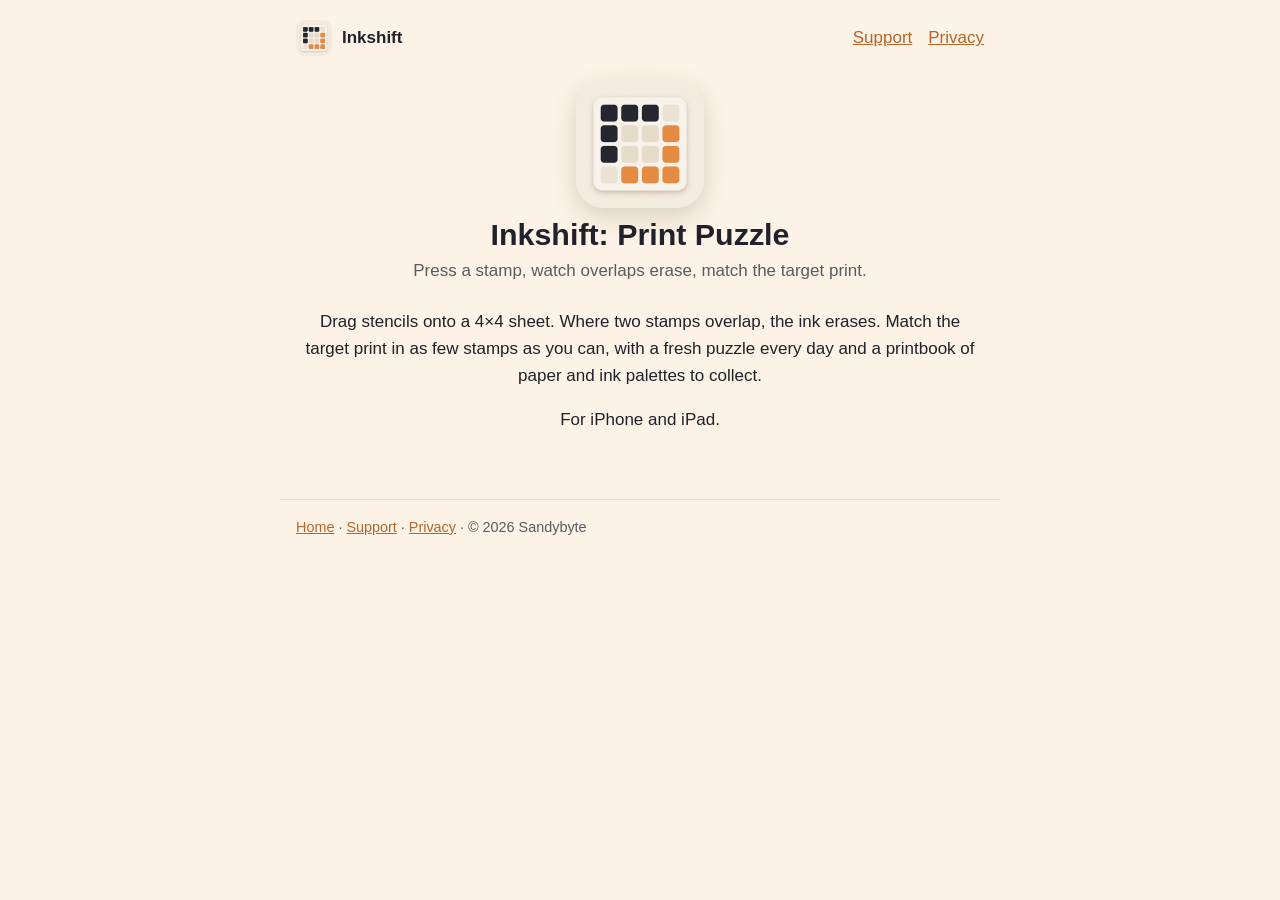
<file: index.html>
<!doctype html>
<html lang="en-GB">
<head>
<meta charset="utf-8">
<meta name="viewport" content="width=device-width, initial-scale=1">
<title>Inkshift: Print Puzzle</title>
<meta name="description" content="Inkshift is a tactile print puzzle for iPhone and iPad by Sandybyte.">
<link rel="icon" href="mark.png">
<link rel="stylesheet" href="style.css">
</head>
<body>
<header><a class="brand" href="./"><img src="mark.png" alt=""><span>Inkshift</span></a><nav aria-label="Main navigation"><a href="support/">Support</a><a href="privacy/">Privacy</a></nav></header>
<main id="main" class="hero">
  <img src="mark.png" alt="Inkshift app icon">
  <h1>Inkshift: Print Puzzle</h1>
  <p class="lead">Press a stamp, watch overlaps erase, match the target print.</p>
  <p>Drag stencils onto a 4×4 sheet. Where two stamps overlap, the ink erases. Match the target print in as few stamps as you can, with a fresh puzzle every day and a printbook of paper and ink palettes to collect.</p>
  <p>For iPhone and iPad.</p>
</main>
<footer><a href="./">Home</a> · <a href="support/">Support</a> · <a href="privacy/">Privacy</a> · © 2026 Sandybyte</footer>
</body>
</html>
</file>
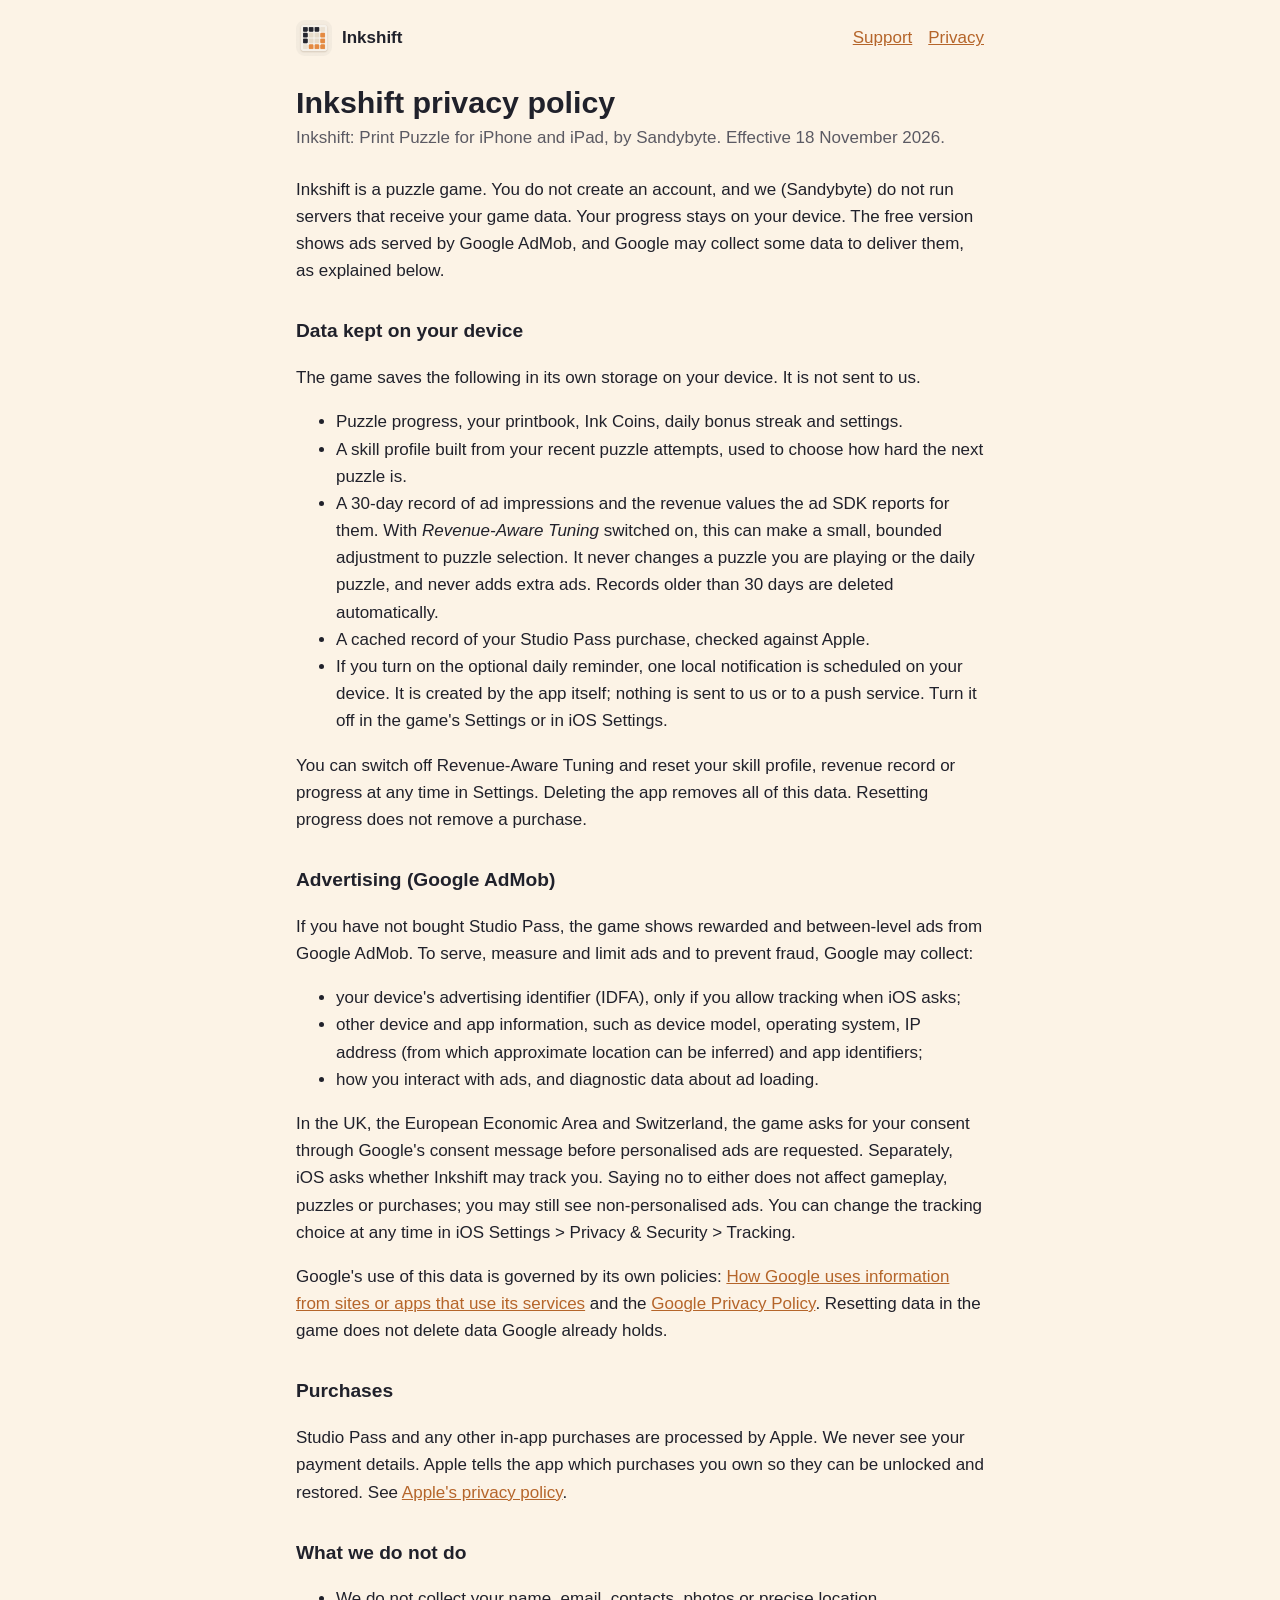
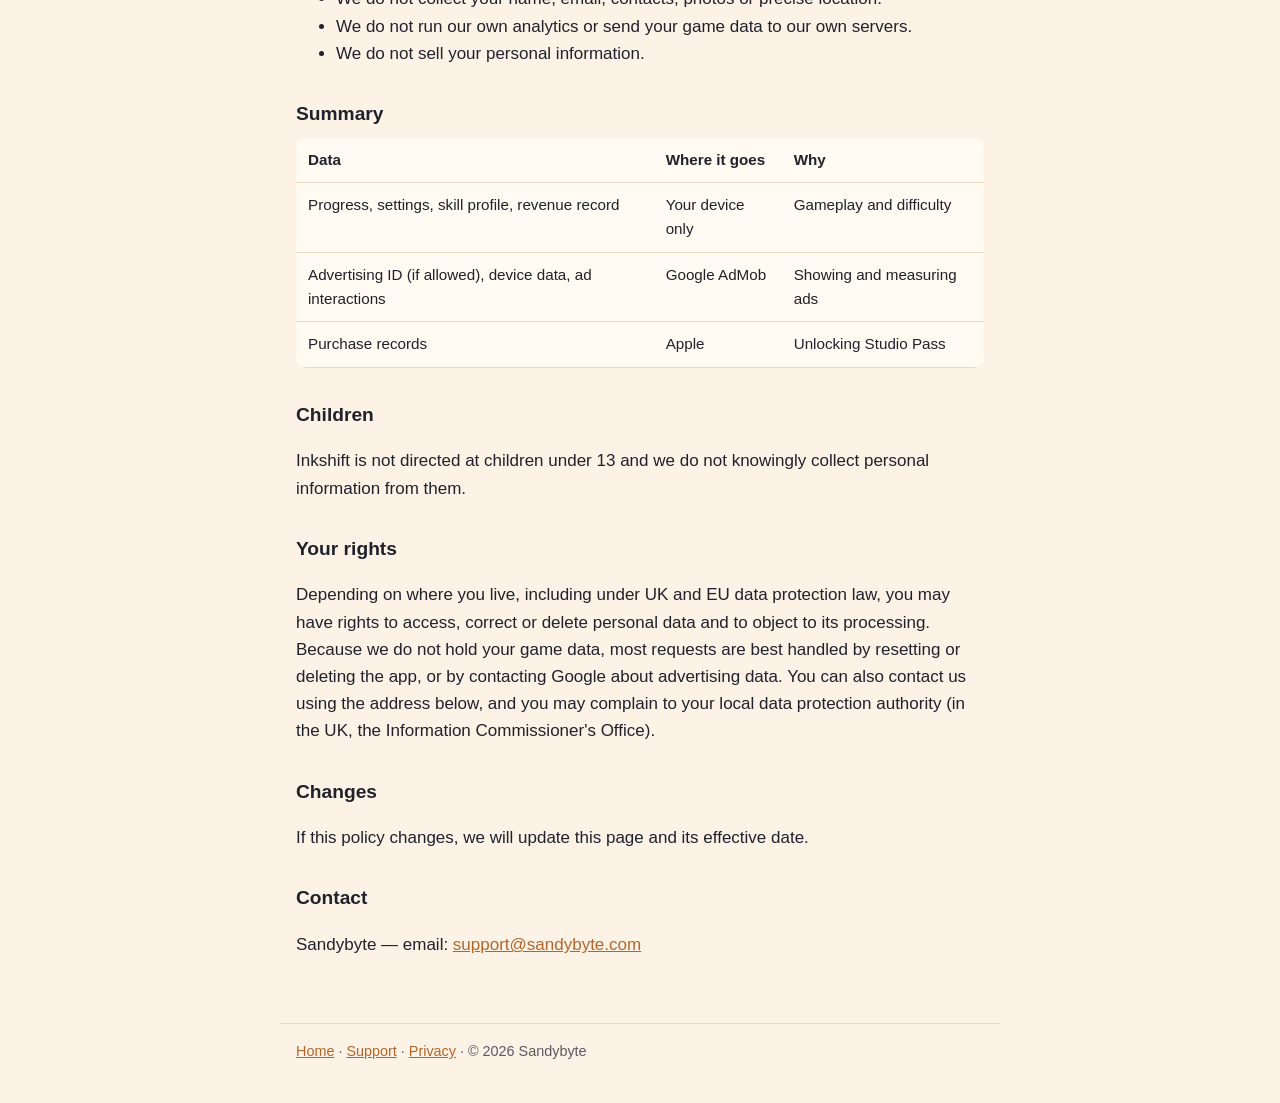
<file: privacy/index.html>
<!doctype html>
<html lang="en-GB">
<head>
<meta charset="utf-8">
<meta name="viewport" content="width=device-width, initial-scale=1">
<title>Inkshift Privacy Policy</title>
<meta name="description" content="How Inkshift: Print Puzzle by Sandybyte handles your data.">
<link rel="icon" href="../mark.png">
<link rel="stylesheet" href="../style.css">
</head>
<body>
<header><a class="brand" href="../"><img src="../mark.png" alt=""><span>Inkshift</span></a><nav aria-label="Main navigation"><a href="../support/">Support</a><a href="./">Privacy</a></nav></header>
<main id="main">
  <h1>Inkshift privacy policy</h1>
  <p class="meta">Inkshift: Print Puzzle for iPhone and iPad, by Sandybyte. Effective 18 November 2026.</p>

  <p>Inkshift is a puzzle game. You do not create an account, and we (Sandybyte) do not run servers that receive your game data. Your progress stays on your device. The free version shows ads served by Google AdMob, and Google may collect some data to deliver them, as explained below.</p>

  <h2>Data kept on your device</h2>
  <p>The game saves the following in its own storage on your device. It is not sent to us.</p>
  <ul>
    <li>Puzzle progress, your printbook, Ink Coins, daily bonus streak and settings.</li>
    <li>A skill profile built from your recent puzzle attempts, used to choose how hard the next puzzle is.</li>
    <li>A 30-day record of ad impressions and the revenue values the ad SDK reports for them. With <em>Revenue-Aware Tuning</em> switched on, this can make a small, bounded adjustment to puzzle selection. It never changes a puzzle you are playing or the daily puzzle, and never adds extra ads. Records older than 30 days are deleted automatically.</li>
    <li>A cached record of your Studio Pass purchase, checked against Apple.</li>
    <li>If you turn on the optional daily reminder, one local notification is scheduled on your device. It is created by the app itself; nothing is sent to us or to a push service. Turn it off in the game's Settings or in iOS Settings.</li>
  </ul>
  <p>You can switch off Revenue-Aware Tuning and reset your skill profile, revenue record or progress at any time in Settings. Deleting the app removes all of this data. Resetting progress does not remove a purchase.</p>

  <h2>Advertising (Google AdMob)</h2>
  <p>If you have not bought Studio Pass, the game shows rewarded and between-level ads from Google AdMob. To serve, measure and limit ads and to prevent fraud, Google may collect:</p>
  <ul>
    <li>your device's advertising identifier (IDFA), only if you allow tracking when iOS asks;</li>
    <li>other device and app information, such as device model, operating system, IP address (from which approximate location can be inferred) and app identifiers;</li>
    <li>how you interact with ads, and diagnostic data about ad loading.</li>
  </ul>
  <p>In the UK, the European Economic Area and Switzerland, the game asks for your consent through Google's consent message before personalised ads are requested. Separately, iOS asks whether Inkshift may track you. Saying no to either does not affect gameplay, puzzles or purchases; you may still see non-personalised ads. You can change the tracking choice at any time in iOS Settings &gt; Privacy &amp; Security &gt; Tracking.</p>
  <p>Google's use of this data is governed by its own policies: <a href="https://policies.google.com/technologies/partner-sites">How Google uses information from sites or apps that use its services</a> and the <a href="https://policies.google.com/privacy">Google Privacy Policy</a>. Resetting data in the game does not delete data Google already holds.</p>

  <h2>Purchases</h2>
  <p>Studio Pass and any other in-app purchases are processed by Apple. We never see your payment details. Apple tells the app which purchases you own so they can be unlocked and restored. See <a href="https://www.apple.com/legal/privacy/">Apple's privacy policy</a>.</p>

  <h2>What we do not do</h2>
  <ul>
    <li>We do not collect your name, email, contacts, photos or precise location.</li>
    <li>We do not run our own analytics or send your game data to our own servers.</li>
    <li>We do not sell your personal information.</li>
  </ul>

  <h2>Summary</h2>
  <div class="table-wrap">
  <table>
    <tr><th>Data</th><th>Where it goes</th><th>Why</th></tr>
    <tr><td>Progress, settings, skill profile, revenue record</td><td>Your device only</td><td>Gameplay and difficulty</td></tr>
    <tr><td>Advertising ID (if allowed), device data, ad interactions</td><td>Google AdMob</td><td>Showing and measuring ads</td></tr>
    <tr><td>Purchase records</td><td>Apple</td><td>Unlocking Studio Pass</td></tr>
  </table>
  </div>

  <h2>Children</h2>
  <p>Inkshift is not directed at children under 13 and we do not knowingly collect personal information from them.</p>

  <h2>Your rights</h2>
  <p>Depending on where you live, including under UK and EU data protection law, you may have rights to access, correct or delete personal data and to object to its processing. Because we do not hold your game data, most requests are best handled by resetting or deleting the app, or by contacting Google about advertising data. You can also contact us using the address below, and you may complain to your local data protection authority (in the UK, the Information Commissioner's Office).</p>

  <h2>Changes</h2>
  <p>If this policy changes, we will update this page and its effective date.</p>

  <h2>Contact</h2>
  <p>Sandybyte — email: <a href="mailto:support@sandybyte.com?subject=Inkshift%20privacy">support@sandybyte.com</a></p>
</main>
<footer><a href="../">Home</a> · <a href="../support/">Support</a> · <a href="./">Privacy</a> · © 2026 Sandybyte</footer>
</body>
</html>
</file>
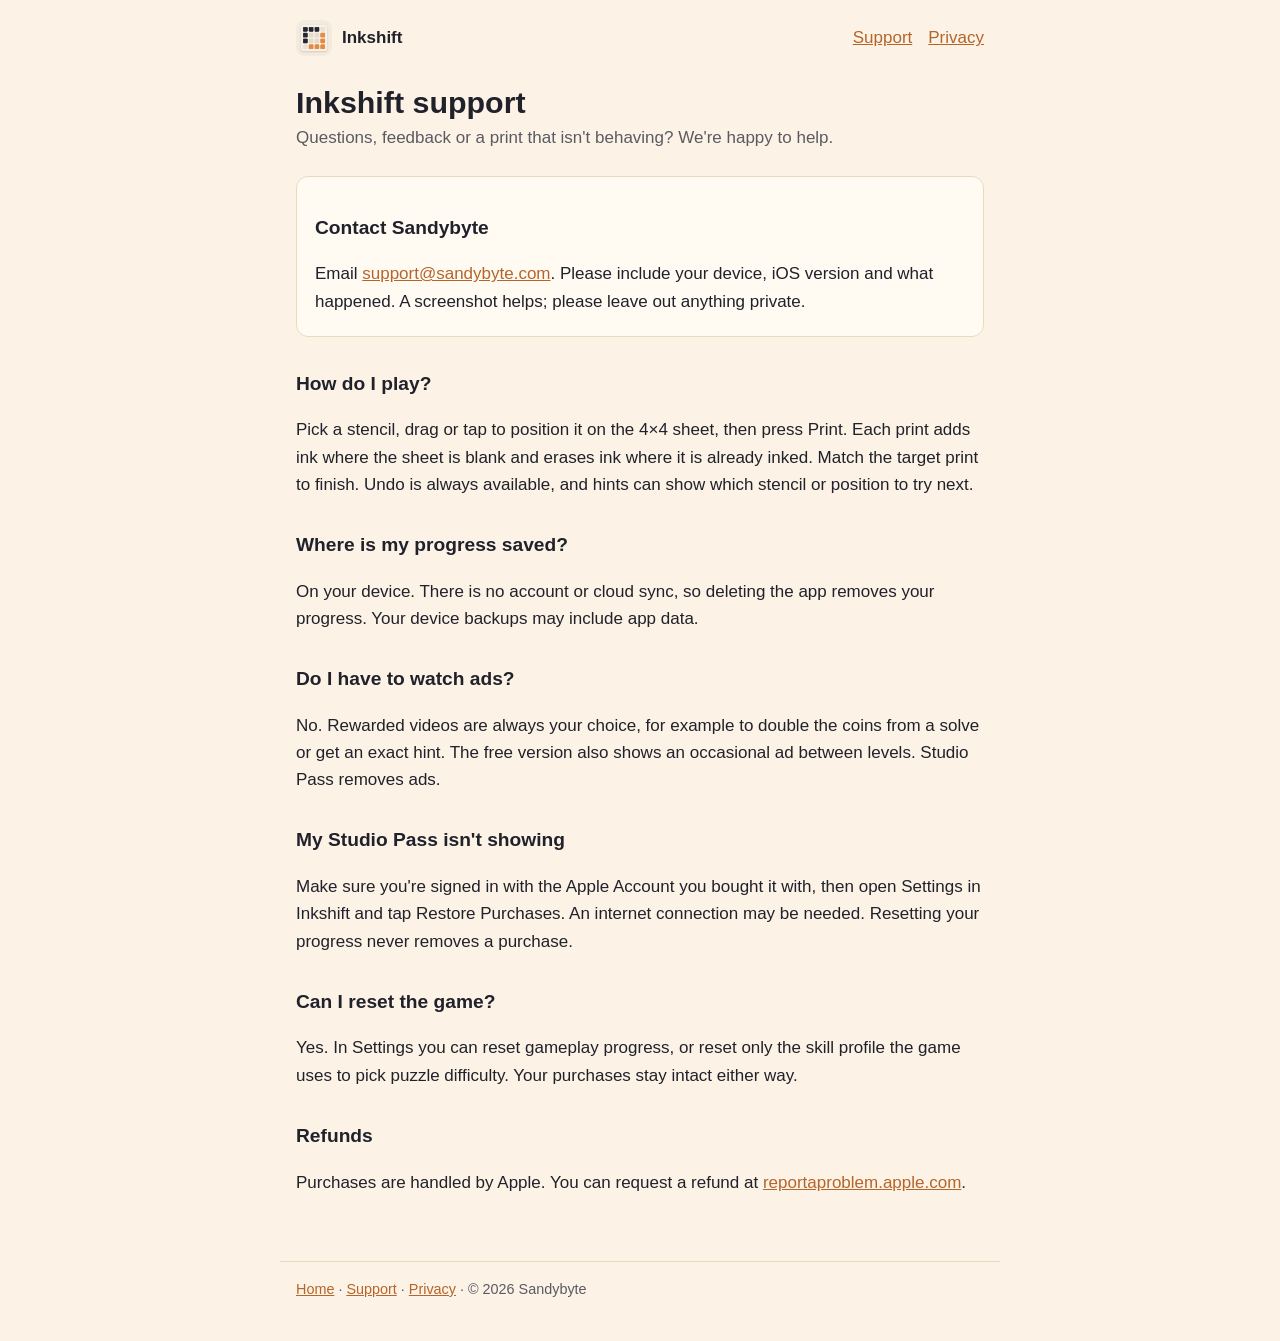
<file: support/index.html>
<!doctype html>
<html lang="en-GB">
<head>
<meta charset="utf-8">
<meta name="viewport" content="width=device-width, initial-scale=1">
<title>Inkshift Support</title>
<meta name="description" content="Help with Inkshift: Print Puzzle by Sandybyte.">
<link rel="icon" href="../mark.png">
<link rel="stylesheet" href="../style.css">
</head>
<body>
<header><a class="brand" href="../"><img src="../mark.png" alt=""><span>Inkshift</span></a><nav aria-label="Main navigation"><a href="./">Support</a><a href="../privacy/">Privacy</a></nav></header>
<main id="main">
  <h1>Inkshift support</h1>
  <p class="lead">Questions, feedback or a print that isn't behaving? We're happy to help.</p>
  <div class="card"><h2>Contact Sandybyte</h2><p>Email <a href="mailto:support@sandybyte.com?subject=Inkshift%20support">support@sandybyte.com</a>. Please include your device, iOS version and what happened. A screenshot helps; please leave out anything private.</p></div>

  <h2>How do I play?</h2>
  <p>Pick a stencil, drag or tap to position it on the 4×4 sheet, then press Print. Each print adds ink where the sheet is blank and erases ink where it is already inked. Match the target print to finish. Undo is always available, and hints can show which stencil or position to try next.</p>

  <h2>Where is my progress saved?</h2>
  <p>On your device. There is no account or cloud sync, so deleting the app removes your progress. Your device backups may include app data.</p>

  <h2>Do I have to watch ads?</h2>
  <p>No. Rewarded videos are always your choice, for example to double the coins from a solve or get an exact hint. The free version also shows an occasional ad between levels. Studio Pass removes ads.</p>

  <h2>My Studio Pass isn't showing</h2>
  <p>Make sure you're signed in with the Apple Account you bought it with, then open Settings in Inkshift and tap Restore Purchases. An internet connection may be needed. Resetting your progress never removes a purchase.</p>

  <h2>Can I reset the game?</h2>
  <p>Yes. In Settings you can reset gameplay progress, or reset only the skill profile the game uses to pick puzzle difficulty. Your purchases stay intact either way.</p>

  <h2>Refunds</h2>
  <p>Purchases are handled by Apple. You can request a refund at <a href="https://reportaproblem.apple.com/">reportaproblem.apple.com</a>.</p>
</main>
<footer><a href="../">Home</a> · <a href="./">Support</a> · <a href="../privacy/">Privacy</a> · © 2026 Sandybyte</footer>
</body>
</html>
</file>
<file: style.css>
:root { --bg: #FCF3E6; --text: #20212B; --muted: #5b5a63; --accent: #B5652A; --card: #fffaf2; --rule: #ead9c0; }
@media (prefers-color-scheme: dark) {
  :root { --bg: #18191f; --text: #f3ece2; --muted: #b2aca3; --accent: #EC8C3F; --card: #20212B; --rule: #34353f; }
}
* { box-sizing: border-box; }
body { margin: 0; background: var(--bg); color: var(--text); font: 17px/1.6 -apple-system, BlinkMacSystemFont, "Segoe UI", Roboto, sans-serif; }
header, main, footer { max-width: 720px; margin: 0 auto; padding: 0 16px; }
header { display: flex; align-items: center; justify-content: space-between; gap: 12px; padding-top: 20px; flex-wrap: wrap; }
.brand { display: flex; align-items: center; gap: 10px; font-weight: 700; color: var(--text); text-decoration: none; }
.brand img { width: 36px; height: 36px; border-radius: 9px; }
header nav a { margin-left: 16px; }
main { padding-top: 28px; padding-bottom: 48px; }
footer { color: var(--muted); font-size: .9rem; padding-bottom: 40px; border-top: 1px solid var(--rule); padding-top: 16px; }
h1 { font-size: 1.9rem; line-height: 1.2; margin: 0 0 4px; }
h2 { font-size: 1.2rem; margin: 2rem 0 .5rem; }
.meta, .lead { color: var(--muted); margin: 0 0 1.5rem; }
a { color: var(--accent); }
.card { background: var(--card); border: 1px solid var(--rule); border-radius: 12px; padding: 4px 18px; margin: 1rem 0; }
.hero { text-align: center; padding-top: 24px; }
.hero img { width: 128px; height: 128px; border-radius: 28px; box-shadow: 0 8px 24px rgba(60, 40, 20, .18); }
table { width: 100%; border-collapse: collapse; background: var(--card); border-radius: 10px; overflow: hidden; font-size: .95rem; }
th, td { text-align: left; vertical-align: top; padding: 10px 12px; border-bottom: 1px solid var(--rule); }
th { font-weight: 600; }
.table-wrap { overflow-x: auto; }
</file>
